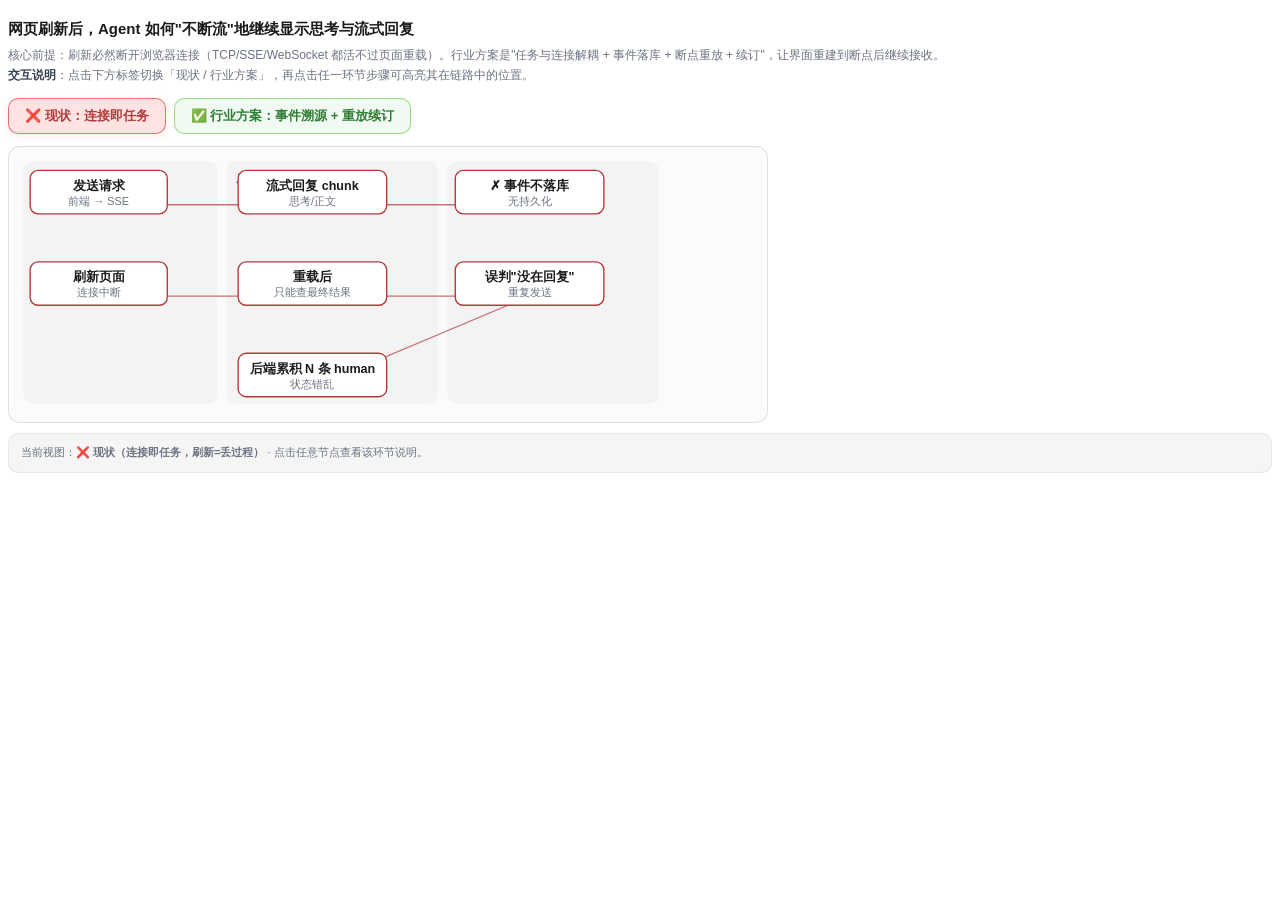
<file: docs/_refresh-arch.html>
<html style="margin:0;padding:0;">
<title>刷新不断流机制（交互式）</title>
<div style="background-color:transparent;box-sizing:border-box;font-family:'Roboto','PingFang SC','Segoe UI',Arial,sans-serif;padding:12px 0;color:#1A1B1C;">
  <div style="font-size:15px;font-weight:600;margin-bottom:6px;">网页刷新后，Agent 如何"不断流"地继续显示思考与流式回复</div>
  <div style="font-size:12px;color:#6B7280;margin-bottom:12px;line-height:1.7;">核心前提：刷新必然断开浏览器连接（TCP/SSE/WebSocket 都活不过页面重载）。行业方案是"任务与连接解耦 + 事件落库 + 断点重放 + 续订"，让界面重建到断点后继续接收。<br><b style="color:#374151;">交互说明</b>：点击下方标签切换「现状 / 行业方案」，再点击任一环节步骤可高亮其在链路中的位置。</div>

  <!-- 标签切换 -->
  <div style="display:flex;gap:8px;margin:0 0 12px;">
    <div id="tab-bad" style="padding:8px 16px;border-radius:10px;font-size:13px;font-weight:600;cursor:pointer;background:#FFF0F0;border:1.5px solid rgba(234,102,104,0.6);color:#B23A3C;transition:all .2s;">❌ 现状：连接即任务</div>
    <div id="tab-good" style="padding:8px 16px;border-radius:10px;font-size:13px;font-weight:600;cursor:pointer;background:#F0FAF3;border:1.5px solid rgba(82,196,26,0.55);color:#2E7D32;transition:all .2s;">✅ 行业方案：事件溯源 + 重放续订</div>
  </div>

  <!-- 链路图容器 -->
  <div id="graph" style="width:100%;max-width:760px;border:1px solid rgba(26,27,28,0.12);border-radius:12px;padding:12px;box-sizing:border-box;background:#FBFBFC;"></div>

  <!-- 说明面板 -->
  <div id="note" style="font-size:11px;color:#6B7280;margin-top:10px;line-height:1.6;padding:10px 12px;border-radius:10px;background:#F5F5F6;border:1px solid rgba(26,27,28,0.06);box-sizing:border-box;">
    事实口径：连接无法跨刷新存活是 TCP/HTTP 语义决定的；"不断流"体验由 <b>任务状态化 + 事件溯源重放 + 断点续订</b> 组合实现（ChatGPT / Claude / 豆包等主流 Agent 均为此模式）。示意图仅作机制说明。
  </div>

  <script>
  (function() {
    'use strict';
    // 两套链路：bad = 现状（刷新=丢过程），good = 行业方案
    var flows = {
      bad: {
        color: '#B23A3C', soft: '#FFF0F0',
        nodes: [
          { id: 'n1', label: '发送请求', sub: '前端 → SSE', x: 8, y: 10, w: 120 },
          { id: 'n2', label: '流式回复 chunk', sub: '思考/正文', x: 190, y: 10, w: 130 },
          { id: 'n3', label: '✗ 事件不落库', sub: '无持久化', x: 380, y: 10, w: 130 },
          { id: 'n4', label: '刷新页面', sub: '连接中断', x: 8, y: 90, w: 120 },
          { id: 'n5', label: '重载后', sub: '只能查最终结果', x: 190, y: 90, w: 130 },
          { id: 'n6', label: '误判"没在回复"', sub: '重复发送', x: 380, y: 90, w: 130 },
          { id: 'n7', label: '后端累积 N 条 human', sub: '状态错乱', x: 190, y: 170, w: 130 }
        ],
        edges: [
          ['n1','n2'], ['n2','n3'], ['n4','n5'], ['n5','n6'], ['n6','n7']
        ],
        highlights: {
          'n1': '前端发送请求建立 SSE 连接',
          'n2': '后端流式推送思考/正文 chunk',
          'n3': '关键缺陷：事件不落库，过程无持久化',
          'n4': '刷新 → 连接必然中断（TCP/SSE 语义）',
          'n5': '重载后只能查最终结果，中间过程全丢',
          'n6': '用户误判"没在回复" → 重复发送',
          'n7': '后端累积多条 human 消息，状态错乱'
        }
      },
      good: {
        color: '#2E7D32', soft: '#F0FAF3',
        nodes: [
          { id: 'm1', label: '发送请求', sub: '创建 task#id', x: 8, y: 10, w: 120 },
          { id: 'm2', label: '任务独立运行', sub: '断连不中断', x: 190, y: 10, w: 130 },
          { id: 'm3', label: '事件落库', sub: 'e1 e2 e3 … 带序号', x: 380, y: 10, w: 130 },
          { id: 'm4', label: '刷新页面', sub: '断连（任务继续跑）', x: 8, y: 90, w: 120 },
          { id: 'm5', label: '带上 last_event_id 重连', sub: '重放 e1..eN 断点重建', x: 190, y: 90, w: 130 },
          { id: 'm6', label: '续推 eN+1..', sub: '思考/正文继续流式', x: 380, y: 90, w: 130 },
          { id: 'm7', label: '界面与后端一致', sub: '不会重发', x: 190, y: 170, w: 130 }
        ],
        edges: [
          ['m1','m2'], ['m2','m3'], ['m4','m5'], ['m5','m6'], ['m6','m7'], ['m2','m5']
        ],
        highlights: {
          'm1': '前端发送请求，后端创建独立 task#id',
          'm2': '任务与连接解耦：断连不中断任务执行',
          'm3': '事件溯源：每步 append 事件（带序号）落库',
          'm4': '刷新 → 连接断开，但任务继续在后台跑',
          'm5': '重载后带 last_event_id 重连，重放 e1..eN 重建界面',
          'm6': '从 eN+1 续推：思考/正文继续流式输出',
          'm7': '界面与后端状态一致，不会重复发送'
        }
      }
    };

    var graph = document.getElementById('graph');
    var note = document.getElementById('note');
    var tabBad = document.getElementById('tab-bad');
    var tabGood = document.getElementById('tab-good');
    var current = 'bad';
    var selectedNode = null;

    function render(flowKey) {
      current = flowKey;
      selectedNode = null;
      var f = flows[flowKey];
      var W = 560, H = 220;
      var svg = '<svg viewBox="0 0 ' + W + ' ' + H + '" width="100%" style="max-width:640px;display:block;">';
      svg += '<defs><marker id="arr_' + flowKey + '" viewBox="0 0 8 8" refX="6" refY="4" markerWidth="7" markerHeight="7" orient="auto"><path d="M0,0 L8,4 L0,8 z" fill="' + f.color + '"/></marker></defs>';
      // 泳道背景
      svg += '<rect x="2" y="2" width="170" height="212" rx="8" fill="rgba(26,27,28,0.03)"/><text x="10" y="20" font-size="10" fill="#6B7280" font-weight="600">前端页面</text>';
      svg += '<rect x="180" y="2" width="185" height="212" rx="8" fill="rgba(26,27,28,0.03)"/><text x="188" y="20" font-size="10" fill="#6B7280" font-weight="600">' + (flowKey === 'bad' ? '后端 SSE 流' : '后端任务(job)') + '</text>';
      svg += '<rect x="373" y="2" width="185" height="212" rx="8" fill="rgba(26,27,28,0.03)"/><text x="381" y="20" font-size="10" fill="#6B7280" font-weight="600">' + (flowKey === 'bad' ? '事件落库' : '事件流存储') + '</text>';
      // 边
      for (var i = 0; i < f.edges.length; i++) {
        var e = f.edges[i];
        var a = findNode(f, e[0]), b = findNode(f, e[1]);
        var ax = a.x + a.w / 2, ay = a.y + 30, bx = b.x + b.w / 2, by = b.y + 30;
        svg += '<line x1="' + ax + '" y1="' + ay + '" x2="' + bx + '" y2="' + by + '" stroke="' + f.color + '" stroke-width="1.2" marker-end="url(#arr_' + flowKey + ')" opacity="0.7"/>';
      }
      // 节点
      for (var j = 0; j < f.nodes.length; j++) {
        var n = f.nodes[j];
        var fill = (selectedNode === n.id) ? f.color : '#FFFFFF';
        var text = (selectedNode === n.id) ? '#FFFFFF' : '#1A1B1C';
        var sub = (selectedNode === n.id) ? 'rgba(255,255,255,0.85)' : '#6B7280';
        svg += '<rect x="' + n.x + '" y="' + n.y + '" width="' + n.w + '" height="38" rx="7" fill="' + fill + '" stroke="' + f.color + '" stroke-width="1.2" cursor="pointer" data-node="' + n.id + '" style="transition:fill .2s"/>';
        svg += '<text x="' + (n.x + n.w/2) + '" y="' + (n.y + 17) + '" font-size="11" font-weight="600" fill="' + text + '" text-anchor="middle" pointer-events="none">' + n.label + '</text>';
        svg += '<text x="' + (n.x + n.w/2) + '" y="' + (n.y + 30) + '" font-size="9.5" fill="' + sub + '" text-anchor="middle" pointer-events="none">' + n.sub + '</text>';
      }
      svg += '</svg>';
      graph.innerHTML = svg;
      note.innerHTML = '当前视图：<b>' + (flowKey === 'bad' ? '❌ 现状（连接即任务，刷新=丢过程）' : '✅ 行业方案（任务独立 + 事件溯源 + 重放续订）') + '</b>' + (selectedNode ? ' · 已选中：' + flows[flowKey].highlights[selectedNode] : ' · 点击任意节点查看该环节说明。');
      // 绑定节点点击
      var rects = graph.querySelectorAll('rect[data-node]');
      for (var k = 0; k < rects.length; k++) {
        (function(rect) {
          rect.addEventListener('click', function() {
            selectedNode = rect.getAttribute('data-node');
            render(current);
          });
        })(rects[k]);
      }
    }

    function findNode(f, id) {
      for (var i = 0; i < f.nodes.length; i++) {
        if (f.nodes[i].id === id) return f.nodes[i];
      }
      return null;
    }

    function setTab(key) {
      var badActive = (key === 'bad');
      tabBad.style.background = badActive ? '#FFE3E3' : '#FFF0F0';
      tabBad.style.borderColor = badActive ? 'rgba(234,102,104,0.9)' : 'rgba(234,102,104,0.6)';
      tabBad.style.boxShadow = badActive ? '0 2px 8px rgba(234,102,104,0.15)' : 'none';
      tabGood.style.background = !badActive ? '#DFF5E4' : '#F0FAF3';
      tabGood.style.borderColor = !badActive ? 'rgba(82,196,26,0.9)' : 'rgba(82,196,26,0.55)';
      tabGood.style.boxShadow = !badActive ? '0 2px 8px rgba(82,196,26,0.15)' : 'none';
      render(key);
    }

    tabBad.addEventListener('click', function() { setTab('bad'); });
    tabGood.addEventListener('click', function() { setTab('good'); });

    setTab('bad');
  })();
  </script>
</div>
</html>
</file>
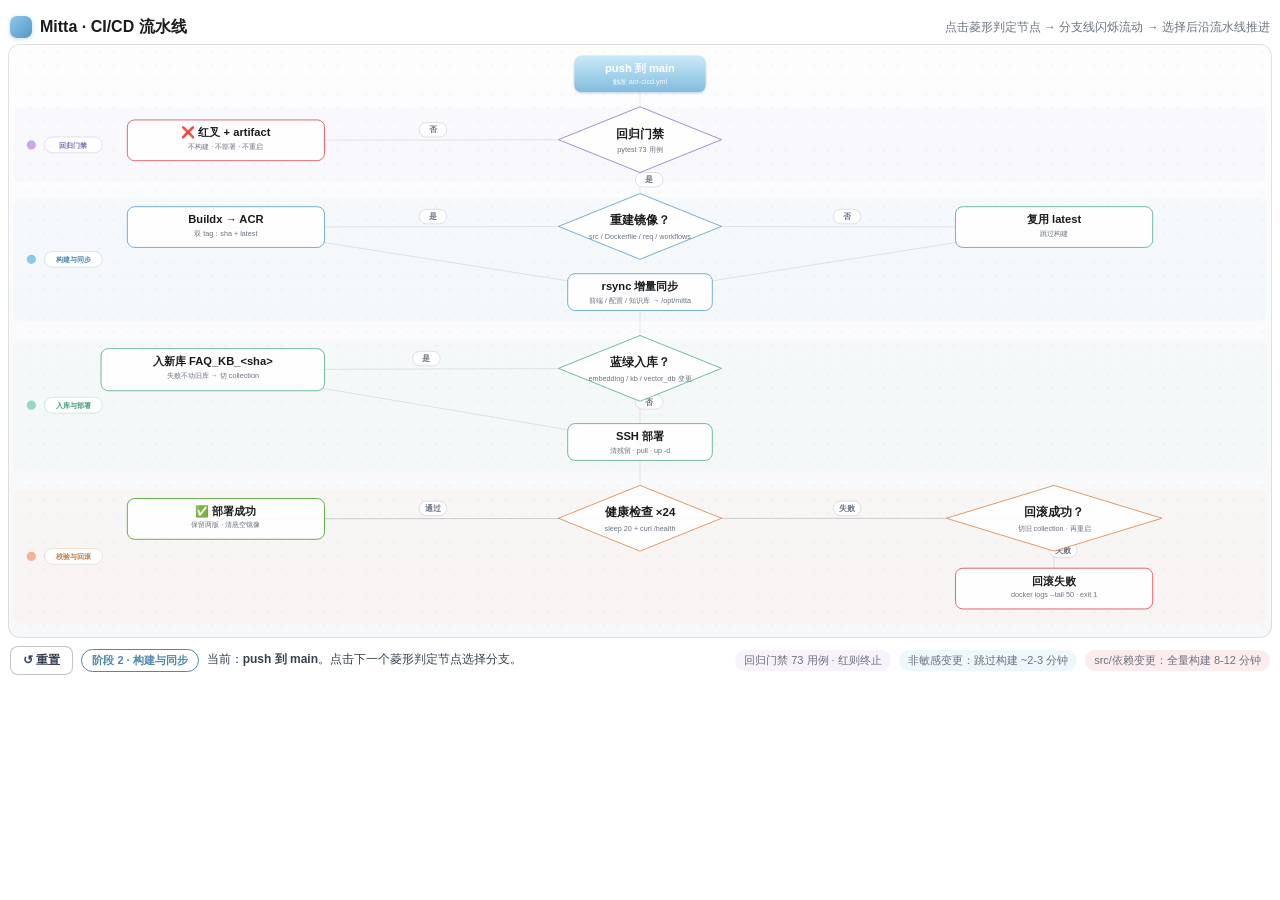
<file: docs/ci-flow.html>
<html style="margin:0;padding:0;">
<title>Mitta CI/CD 流水线（交互式流程图）</title>
<div style="background-color:transparent;box-sizing:border-box;font-family:'Roboto','PingFang SC','Segoe UI',Arial,sans-serif;padding:8px 0;color:#1A1B1C;">
  <style>
    #graph svg [data-node]{transition:filter .15s,opacity .15s;}
    #graph svg [data-node]:hover{filter:url(#sd) brightness(1.07);}
    #graph svg text{user-select:none;}
  </style>

  <div style="display:flex;align-items:center;justify-content:space-between;flex-wrap:wrap;gap:6px;margin:0 2px 6px;">
    <div style="display:flex;align-items:center;gap:8px;">
      <div style="width:22px;height:22px;border-radius:7px;background:linear-gradient(135deg,#8BC8EA,#5599C4);box-shadow:0 1px 4px rgba(85,153,196,0.35);"></div>
      <span style="font-size:16px;font-weight:700;color:#1A1B1C;">Mitta · CI/CD 流水线</span>
    </div>
    <span style="font-size:12px;color:#6B7280;">点击菱形判定节点 → 分支线闪烁流动 → 选择后沿流水线推进</span>
  </div>

  <div id="graph" style="position:relative;width:100%;border:1px solid rgba(26,27,28,0.12);border-radius:12px;box-sizing:border-box;background:radial-gradient(rgba(17,24,39,0.035) 1px,transparent 1px),linear-gradient(180deg,#FDFDFE,#F7F8FA);background-size:14px 14px,100% 100%;"></div>

  <div style="display:flex;align-items:center;gap:8px;flex-wrap:wrap;margin:8px 2px 0;">
    <button id="reset" style="padding:5px 12px;border-radius:8px;border:1px solid rgba(26,27,28,0.25);background:#fff;color:#374151;font-size:12px;font-weight:600;cursor:pointer;">↺ 重置</button>
    <span id="stagebadge" style="padding:3px 10px;border-radius:999px;background:#EDE9F7;color:#7A6BB0;font-size:11px;font-weight:600;"></span>
    <span id="statusbar" style="font-size:12px;color:#374151;flex:1 1 200px;min-width:0;line-height:1.6;"></span>
    <span style="padding:3px 9px;border-radius:999px;background:rgba(201,167,232,0.15);font-size:11px;color:#6B7280;">回归门禁 73 用例 · 红则终止</span>
    <span style="padding:3px 9px;border-radius:999px;background:rgba(139,200,234,0.15);font-size:11px;color:#6B7280;">非敏感变更：跳过构建 ~2-3 分钟</span>
    <span style="padding:3px 9px;border-radius:999px;background:rgba(234,102,104,0.12);font-size:11px;color:#6B7280;">src/依赖变更：全量构建 8-12 分钟</span>
  </div>

  <script>
  (function() {
    'use strict';
    // 全屏铺满布局：viewBox 1920×900（≈2.13:1），主链居中 x≈960，分支左右展开
    var W = 1920, H = 900;

    // ---- 图结构（阶段色体系：动作浅渐变 / 判定深渐变 / 终语义色）----
    var nodes = {
      start:   { id:'start',   label:'push 到 main',          sub:'触发 acr-cicd.yml',             type:'action',   x:860, y:16,  w:200, h:56, grad:'gbL', border:'#5599C4', stage:2 },
      gate:    { id:'gate',    label:'回归门禁',              sub:'pytest 73 用例',                type:'decision', x:850, y:108, w:220, h:72, grad:'gpD', border:'#8E6FC8', stage:1 },
      fail:    { id:'fail',    label:'❌ 红叉 + artifact',    sub:'不构建 · 不部署 · 不重启',       type:'terminal', x:180, y:114, w:300, h:62, grad:'gr',  border:'#D94448', stage:1 },
      buildq:  { id:'buildq',  label:'重建镜像？',            sub:'src / Dockerfile / req / workflows', type:'decision', x:850, y:240, w:220, h:72, grad:'gbD', border:'#5599C4', stage:2 },
      build:   { id:'build',   label:'Buildx → ACR',         sub:'双 tag：sha + latest',           type:'action',   x:180, y:246, w:300, h:62, grad:'gbL', border:'#5599C4', stage:2 },
      reuse:   { id:'reuse',   label:'复用 latest',           sub:'跳过构建',                       type:'action',   x:1440, y:246, w:300, h:62, grad:'ggL', border:'#4FA985', stage:2 },
      rsync:   { id:'rsync',   label:'rsync 增量同步',        sub:'前端 / 配置 / 知识库 → /opt/mitta', type:'action', x:850, y:348, w:220, h:56, grad:'gbL', border:'#5599C4', stage:2 },
      blueq:   { id:'blueq',   label:'蓝绿入库？',            sub:'embedding / kb / vector_db 变更', type:'decision', x:850, y:456, w:220, h:72, grad:'ggD', border:'#4FA985', stage:3 },
      ingest:  { id:'ingest',  label:'入新库 FAQ_KB_&lt;sha&gt;', sub:'失败不动旧库 → 切 collection', type:'action', x:140, y:462, w:340, h:64, grad:'ggL', border:'#4FA985', stage:3 },
      deploy:  { id:'deploy',  label:'SSH 部署',              sub:'清残留 · pull · up -d',          type:'action',   x:850, y:576, w:220, h:56, grad:'ggL', border:'#4FA985', stage:3 },
      health:  { id:'health',  label:'健康检查 ×24',          sub:'sleep 20 + curl /health',        type:'decision', x:850, y:684, w:220, h:72, grad:'goD', border:'#D97F45', stage:4 },
      success: { id:'success', label:'✅ 部署成功',            sub:'保留两版 · 清悬空镜像',          type:'terminal', x:180, y:690, w:300, h:62, grad:'gs',  border:'#3E9E1D', stage:4 },
      rollback:{ id:'rollback',label:'回滚成功？',            sub:'切旧 collection · 再重启',       type:'decision', x:1440, y:684, w:300, h:72, grad:'goD', border:'#D97F45', stage:4 },
      rolfail: { id:'rolfail', label:'回滚失败',              sub:'docker logs --tail 50 · exit 1', type:'terminal', x:1440, y:796, w:300, h:62, grad:'gr',  border:'#D94448', stage:4 }
    };

    var edges = [
      { from:'start',   to:'gate',    label:'',    cond:null },
      { from:'gate',    to:'fail',    label:'否',  cond:'否' },
      { from:'gate',    to:'buildq',  label:'是',  cond:'是' },
      { from:'buildq',  to:'build',   label:'是',  cond:'是' },
      { from:'buildq',  to:'reuse',   label:'否',  cond:'否' },
      { from:'build',   to:'rsync',   label:'',    cond:null },
      { from:'reuse',   to:'rsync',   label:'',    cond:null },
      { from:'rsync',   to:'blueq',   label:'',    cond:null },
      { from:'blueq',   to:'ingest',  label:'是',  cond:'是' },
      { from:'blueq',   to:'deploy',  label:'否',  cond:'否' },
      { from:'ingest',  to:'deploy',  label:'',    cond:null },
      { from:'deploy',  to:'health',  label:'',    cond:null },
      { from:'health',  to:'success', label:'通过', cond:'是' },
      { from:'health',  to:'rollback',label:'失败', cond:'否' },
      { from:'rollback',to:'rolfail', label:'失败', cond:'否' },
      { from:'rollback',to:'success', label:'成功', cond:'是' }
    ];

    var STAGES = [
      { name:'回归门禁',     bg:'rgba(201,167,232,0.05)',   tc:'#7A6BB0', badge:'#C9A7E8' },
      { name:'构建与同步',   bg:'rgba(139,200,234,0.05)',   tc:'#4F87AD', badge:'#8BC8EA' },
      { name:'入库与部署',   bg:'rgba(148,216,195,0.05)',   tc:'#3E9C78', badge:'#94D8C3' },
      { name:'校验与回滚',   bg:'rgba(244,179,147,0.06)',   tc:'#C07B4B', badge:'#F4B393' }
    ];

    var state = { visited: ['start'], decided: {}, pending: null };
    var graph = document.getElementById('graph');
    var statusbar = document.getElementById('statusbar');
    var stagebadge = document.getElementById('stagebadge');
    var resetBtn = document.getElementById('reset');

    function cc(n) { return { x: n.x + n.w / 2, y: n.y + n.h / 2 }; }
    function edgePts(e) { return { p1: cc(nodes[e.from]), p2: cc(nodes[e.to]) }; }
    function isWalked(e) {
      for (var i = 0; i < state.visited.length - 1; i++) {
        if (state.visited[i] === e.from && state.visited[i + 1] === e.to) return true;
      }
      return false;
    }
    function isPendingBranch(e) { return state.pending === e.from; }

    function render() {
      var html = '<svg viewBox="0 0 ' + W + ' ' + H + '" width="100%" style="display:block;">';

      // ---- 泳道（4 段，阶段色）----
      var lanes = [ {y:96,h:112}, {y:232,h:188}, {y:448,h:200}, {y:676,h:204} ];
      for (var li = 0; li < lanes.length; li++) {
        var L = lanes[li], S = STAGES[li];
        html += '<rect x="6" y="' + L.y + '" width="1908" height="' + L.h + '" rx="12" fill="' + S.bg + '"/>';
        var lc = L.y + L.h / 2;
        html += '<circle cx="34" cy="' + lc + '" r="7" fill="' + S.badge + '"/>';
        html += '<rect x="54" y="' + (lc - 12) + '" width="88" height="24" rx="12" fill="rgba(255,255,255,0.9)" stroke="' + S.tc + '" stroke-opacity="0.3"/>';
        html += '<text x="98" y="' + (lc + 4) + '" font-size="11" fill="' + S.tc + '" font-weight="700" text-anchor="middle">' + S.name + '</text>';
      }

      // ---- defs：渐变 + 阴影 + 箭头 ----
      html += '<defs>';
      html += '<linearGradient id="gbL" x1="0" y1="0" x2="0" y2="1"><stop offset="0" stop-color="#CAEAF7"/><stop offset="1" stop-color="#82BCDE"/></linearGradient>';
      html += '<linearGradient id="gbD" x1="0" y1="0" x2="0" y2="1"><stop offset="0" stop-color="#A5D4EC"/><stop offset="1" stop-color="#5599C4"/></linearGradient>';
      html += '<linearGradient id="gpD" x1="0" y1="0" x2="0" y2="1"><stop offset="0" stop-color="#CDB4EC"/><stop offset="1" stop-color="#8E6FC8"/></linearGradient>';
      html += '<linearGradient id="ggL" x1="0" y1="0" x2="0" y2="1"><stop offset="0" stop-color="#C9EDDC"/><stop offset="1" stop-color="#80C7AC"/></linearGradient>';
      html += '<linearGradient id="ggD" x1="0" y1="0" x2="0" y2="1"><stop offset="0" stop-color="#A9E0C6"/><stop offset="1" stop-color="#4FA985"/></linearGradient>';
      html += '<linearGradient id="goD" x1="0" y1="0" x2="0" y2="1"><stop offset="0" stop-color="#F7C9A0"/><stop offset="1" stop-color="#D97F45"/></linearGradient>';
      html += '<linearGradient id="gr" x1="0" y1="0" x2="0" y2="1"><stop offset="0" stop-color="#F5A2A4"/><stop offset="1" stop-color="#D94448"/></linearGradient>';
      html += '<linearGradient id="gs" x1="0" y1="0" x2="0" y2="1"><stop offset="0" stop-color="#7FDD5A"/><stop offset="1" stop-color="#3E9E1D"/></linearGradient>';
      html += '<filter id="sd" x="-20%" y="-20%" width="140%" height="140%"><feDropShadow dx="0" dy="1.5" stdDeviation="2" flood-color="rgba(17,24,39,0.18)"/></filter>';
      html += '<marker id="a" viewBox="0 0 8 8" refX="6" refY="4" markerWidth="6" markerHeight="6" orient="auto"><path d="M0,0 L8,4 L0,8 z" fill="rgba(17,24,39,0.35)"/></marker>';
      html += '<marker id="a_h" viewBox="0 0 8 8" refX="6" refY="4" markerWidth="6" markerHeight="6" orient="auto"><path d="M0,0 L8,4 L0,8 z" fill="#111827"/></marker>';
      html += '</defs>';

      // ---- 边 ----
      for (var i = 0; i < edges.length; i++) {
        var e = edges[i];
        var P = edgePts(e);
        var walked = isWalked(e);
        var pb = isPendingBranch(e);
        var decided = state.decided[e.from];
        var hl = walked || (decided && decided === e.cond);
        var stroke, sw, dash, op;
        if (pb) { stroke = '#D64545'; sw = 3; dash = '14 10'; op = 0.95; }
        else if (hl) { stroke = '#111827'; sw = 3.2; dash = null; op = 1; }
        else { stroke = 'rgba(17,24,39,0.22)'; sw = 1.4; dash = null; op = 0.5; }

        html += '<line x1="' + P.p1.x + '" y1="' + P.p1.y + '" x2="' + P.p2.x + '" y2="' + P.p2.y + '" stroke="' + stroke + '" stroke-width="' + sw + '" stroke-dasharray="' + (dash || 'none') + '" marker-end="url(#a' + (hl || pb ? '_h' : '') + ')" opacity="' + op + '">';
        if (pb) {
          html += '<animate attributeName="stroke-dashoffset" from="24" to="0" dur="0.7s" repeatCount="indefinite"/>';
          html += '<animate attributeName="opacity" values="0.4;1;0.4" dur="0.8s" repeatCount="indefinite"/>';
        }
        html += '</line>';
        if (walked) {
          html += '<circle r="3.6" fill="#FFFFFF" opacity="0.95"><animateMotion dur="1.4s" begin="0s" repeatCount="indefinite" path="M ' + P.p1.x + ' ' + P.p1.y + ' L ' + P.p2.x + ' ' + P.p2.y + '"/></circle>';
          html += '<circle r="3.6" fill="#FFFFFF" opacity="0.7"><animateMotion dur="1.4s" begin="0.7s" repeatCount="indefinite" path="M ' + P.p1.x + ' ' + P.p1.y + ' L ' + P.p2.x + ' ' + P.p2.y + '"/></circle>';
        } else if (pb) {
          html += '<circle r="4" fill="#FFD54F" opacity="0.95"><animateMotion dur="0.8s" begin="0s" repeatCount="indefinite" path="M ' + P.p1.x + ' ' + P.p1.y + ' L ' + P.p2.x + ' ' + P.p2.y + '"/></circle>';
        }
        if (e.label) {
          var lhl = (decided === e.cond);
          var mx, my;
          if (Math.abs(P.p1.y - P.p2.y) < 10) { mx = (P.p1.x + P.p2.x) / 2; my = P.p1.y - 10; }
          else { mx = (P.p1.x + P.p2.x) / 2 + 14; my = (P.p1.y + P.p2.y) / 2; }
          html += '<rect x="' + (mx - 21) + '" y="' + (my - 16) + '" width="42" height="22" rx="11" fill="' + (lhl ? '#111827' : 'rgba(255,255,255,0.92)') + '" stroke="' + (lhl ? '#111827' : 'rgba(17,24,39,0.18)') + '" stroke-width="1"/>';
          html += '<text x="' + mx + '" y="' + (my - 1) + '" font-size="12.5" font-weight="700" fill="' + (lhl ? '#FFFFFF' : '#6B7280') + '" text-anchor="middle" style="pointer-events:none;">' + e.label + '</text>';
        }
      }

      // ---- 节点 ----
      for (var key in nodes) {
        var n = nodes[key];
        var visited = state.visited.indexOf(n.id) !== -1;
        var pending = state.pending === n.id;
        var dval = state.decided[n.id];
        var fill, stroke, textColor, subColor;
        if (n.type === 'terminal' && visited) { fill = 'url(#' + n.grad + ')'; stroke = 'none'; textColor = '#fff'; subColor = 'rgba(255,255,255,0.92)'; }
        else if (n.type === 'decision' && dval) { fill = (dval === '是') ? '#2E9E4F' : '#D64545'; stroke = 'none'; textColor = '#fff'; subColor = 'rgba(255,255,255,0.92)'; }
        else if (visited) { fill = 'url(#' + n.grad + ')'; stroke = 'none'; textColor = '#fff'; subColor = 'rgba(255,255,255,0.92)'; }
        else { fill = '#FFFFFF'; stroke = n.border; textColor = '#1A1B1C'; subColor = '#6B7280'; }
        var sw2 = pending ? 3 : (visited ? 1.6 : 1.3);
        var op = (visited || pending) ? 1 : 0.92;
        var swStroke = pending ? '#111827' : stroke;
        var filt = (visited || pending) ? ' filter="url(#sd)"' : '';

        if (n.type === 'decision') {
          var cx = n.x + n.w / 2, cy = n.y + n.h / 2, rx = n.w / 2 + 14, ry = n.h / 2 + 14;
          if (pending) {
            html += '<circle cx="' + cx + '" cy="' + cy + '" r="' + rx + '" fill="none" stroke="#D64545" stroke-width="2.5" opacity="0.7">';
            html += '<animate attributeName="r" values="' + rx + ';' + (rx + 12) + ';' + rx + '" dur="1.2s" repeatCount="indefinite"/>';
            html += '<animate attributeName="opacity" values="0.75;0;0.75" dur="1.2s" repeatCount="indefinite"/>';
            html += '</circle>';
          }
          html += '<polygon points="' + cx + ',' + (cy - ry) + ' ' + (cx + rx) + ',' + cy + ' ' + cx + ',' + (cy + ry) + ' ' + (cx - rx) + ',' + cy + '" fill="' + fill + '" stroke="' + swStroke + '" stroke-width="' + sw2 + '" opacity="' + op + '"' + filt + ' data-node="' + n.id + '" style="cursor:pointer;transition:fill .2s;"/>';
          html += '<text x="' + cx + '" y="' + (cy - 3) + '" font-size="17.5" font-weight="700" fill="' + textColor + '" text-anchor="middle" pointer-events="none">' + n.label + '</text>';
          html += '<text x="' + cx + '" y="' + (cy + 19) + '" font-size="11" fill="' + subColor + '" text-anchor="middle" pointer-events="none">' + n.sub + '</text>';
        } else {
          html += '<rect x="' + n.x + '" y="' + n.y + '" width="' + n.w + '" height="' + n.h + '" rx="11" fill="' + fill + '" stroke="' + swStroke + '" stroke-width="' + sw2 + '" opacity="' + op + '"' + filt + ' data-node="' + n.id + '" style="cursor:pointer;transition:fill .2s;"/>';
          html += '<text x="' + (n.x + n.w / 2) + '" y="' + (n.y + 25) + '" font-size="17" font-weight="600" fill="' + textColor + '" text-anchor="middle" pointer-events="none">' + n.label + '</text>';
          html += '<text x="' + (n.x + n.w / 2) + '" y="' + (n.y + 44) + '" font-size="11" fill="' + subColor + '" text-anchor="middle" pointer-events="none">' + n.sub + '</text>';
        }
      }
      html += '</svg>';

      // 浮动选择按钮
      if (state.pending) {
        var pn = nodes[state.pending];
        var scale = graph.clientWidth / W;
        var px = (pn.x + pn.w / 2 - 110) * scale;
        var py = (pn.y + pn.h / 2 + 30) * scale;
        html += '<div style="position:absolute;left:' + px + 'px;top:' + py + 'px;display:flex;gap:10px;z-index:10;">';
        html += '<button data-choice="是" style="padding:10px 0;width:108px;border-radius:10px;border:none;background:#2E9E4F;color:#fff;font-size:14px;font-weight:700;cursor:pointer;box-shadow:0 2px 8px rgba(46,158,79,0.35);">✓ 是</button>';
        html += '<button data-choice="否" style="padding:10px 0;width:108px;border-radius:10px;border:none;background:#D64545;color:#fff;font-size:14px;font-weight:700;cursor:pointer;box-shadow:0 2px 8px rgba(214,69,69,0.35);">✗ 否</button>';
        html += '</div>';
      }

      graph.innerHTML = html;

      var nodeEls = graph.querySelectorAll('[data-node]');
      for (var j = 0; j < nodeEls.length; j++) {
        (function(el) {
          el.addEventListener('click', function() { onNodeClick(el.getAttribute('data-node')); });
        })(nodeEls[j]);
      }
      var btns = graph.querySelectorAll('[data-choice]');
      for (var k = 0; k < btns.length; k++) {
        (function(btn) {
          btn.addEventListener('click', function() { onChoose(btn.getAttribute('data-choice')); });
        })(btns[k]);
      }
      updateStatus();
    }

    function onNodeClick(id) {
      var n = nodes[id];
      if (n.type !== 'decision') return;
      var last = state.visited[state.visited.length - 1];
      if (id === last) { state.pending = id; render(); return; }
      if (!edges.some(function(e) { return e.from === last && e.to === id; })) return;
      state.pending = id;
      render();
    }

    function onChoose(choice) {
      if (!state.pending) return;
      var id = state.pending;
      state.pending = null;
      state.decided[id] = choice;
      var next = null;
      for (var i = 0; i < edges.length; i++) {
        if (edges[i].from === id && edges[i].cond === choice) { next = edges[i].to; break; }
      }
      if (!next) return;
      state.visited.push(id);
      advance(next);
      render();
    }

    function advance(nodeId) {
      state.visited.push(nodeId);
      var n = nodes[nodeId];
      if (n.type === 'action') {
        var outs = edges.filter(function(e) { return e.from === nodeId; });
        if (outs.length === 1) advance(outs[0].to);
      }
    }

    function updateStatus() {
      var last = nodes[state.visited[state.visited.length - 1]];
      var msg;
      if (last.id === 'fail') msg = '流水线终止：回归门禁未通过，不构建 · 不部署 · 不重启。';
      else if (last.id === 'rolfail') msg = '部署失败：回滚也失败，输出 docker logs 并 exit 1。';
      else if (last.id === 'success') msg = '部署成功 ✅：健康检查通过（或回滚后恢复）。';
      else if (state.pending) msg = '当前判定：<b>' + nodes[state.pending].label + '</b> —— 两条分支线正在闪烁，请选择「是 / 否」。';
      else msg = '当前：<b>' + last.label + '</b>。点击下一个菱形判定节点选择分支。';
      statusbar.innerHTML = msg;
      var st = STAGES[(last.stage || 1) - 1];
      stagebadge.textContent = '阶段 ' + (last.stage || 1) + ' · ' + st.name;
      stagebadge.style.background = 'rgba(255,255,255,0.85)';
      stagebadge.style.border = '1px solid ' + st.tc;
      stagebadge.style.color = st.tc;
      if (last.id === 'fail' || last.id === 'rolfail') { stagebadge.textContent = '已终止'; stagebadge.style.color = '#D64545'; stagebadge.style.borderColor = '#D64545'; }
      else if (last.id === 'success') { stagebadge.textContent = '已完成'; stagebadge.style.color = '#2E9E4F'; stagebadge.style.borderColor = '#2E9E4F'; }
    }

    function reset() {
      state = { visited: ['start'], decided: {}, pending: null };
      render();
    }

    resetBtn.addEventListener('click', reset);
    reset();
  })();
  </script>
</div>
</html>
</file>
